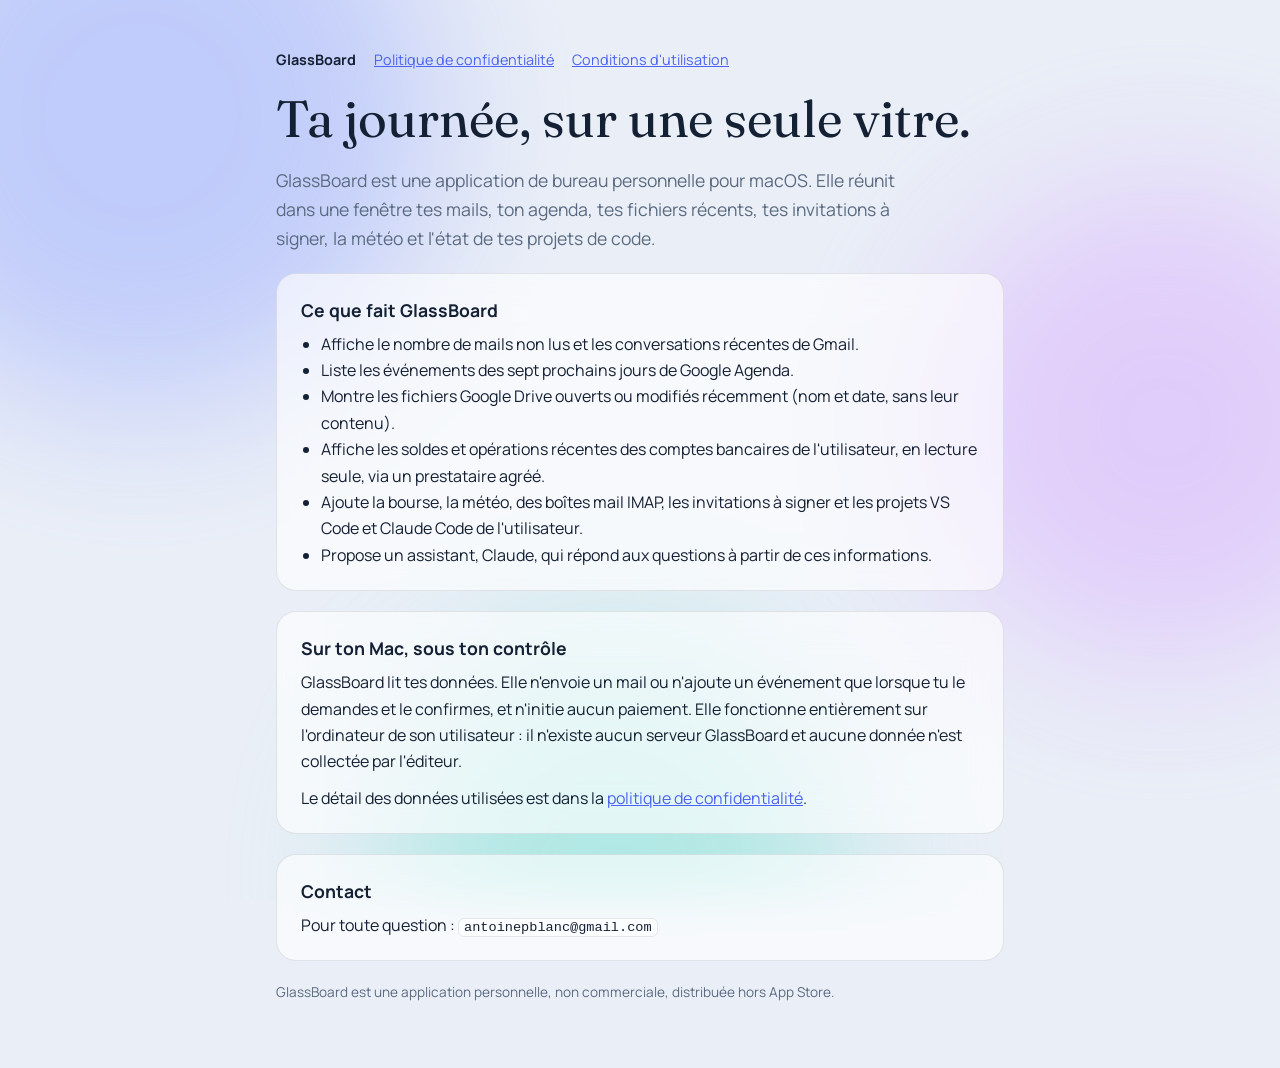
<file: index.html>
<!doctype html>
<html lang="fr">
<head>
<meta charset="utf-8">
<meta name="viewport" content="width=device-width, initial-scale=1">
<title>GlassBoard</title>
<meta name="description" content="GlassBoard, tableau de bord personnel pour macOS : mails, agenda, Drive, signatures, météo et projets réunis en une fenêtre.">
<link rel="preconnect" href="https://fonts.googleapis.com">
<link rel="preconnect" href="https://fonts.gstatic.com" crossorigin>
<link rel="stylesheet" href="https://fonts.googleapis.com/css2?family=Fraunces:opsz,wght@9..144,400&family=Manrope:wght@400;600&display=swap">
<link rel="stylesheet" href="style.css">
</head>
<body>
<div class="blobs" aria-hidden="true"><span></span><span></span><span></span></div>
<main>
  <nav><strong>GlassBoard</strong><a href="privacy.html">Politique de confidentialité</a><a href="terms.html">Conditions d'utilisation</a></nav>

  <section class="card" id="authcode" hidden>
    <h2>Autorisation bancaire reçue</h2>
    <p>Copie ce code et colle-le dans GlassBoard, onglet Banque :</p>
    <p><code id="code">—</code> <button id="copy" type="button" style="font: inherit; padding: 6px 12px; border-radius: 999px; border: 1px solid var(--edge); background: var(--glass); color: inherit; cursor: pointer">Copier</button></p>
    <p class="meta">Code à usage unique, valable quelques minutes. Il n'est enregistré nulle part.</p>
  </section>

  <h1>Ta journée, sur une seule vitre.</h1>
  <p class="lead">GlassBoard est une application de bureau personnelle pour macOS. Elle réunit dans une fenêtre tes mails, ton agenda, tes fichiers récents, tes invitations à signer, la météo et l'état de tes projets de code.</p>

  <section class="card">
    <h2>Ce que fait GlassBoard</h2>
    <ul>
      <li>Affiche le nombre de mails non lus et les conversations récentes de Gmail.</li>
      <li>Liste les événements des sept prochains jours de Google Agenda.</li>
      <li>Montre les fichiers Google Drive ouverts ou modifiés récemment (nom et date, sans leur contenu).</li>
      <li>Affiche les soldes et opérations récentes des comptes bancaires de l'utilisateur, en lecture seule, via un prestataire agréé.</li>
      <li>Ajoute la bourse, la météo, des boîtes mail IMAP, les invitations à signer et les projets VS Code et Claude Code de l'utilisateur.</li>
      <li>Propose un assistant, Claude, qui répond aux questions à partir de ces informations.</li>
    </ul>
  </section>

  <section class="card">
    <h2>Sur ton Mac, sous ton contrôle</h2>
    <p>GlassBoard lit tes données. Elle n'envoie un mail ou n'ajoute un événement que lorsque tu le demandes et le confirmes, et n'initie aucun paiement. Elle fonctionne entièrement sur l'ordinateur de son utilisateur : il n'existe aucun serveur GlassBoard et aucune donnée n'est collectée par l'éditeur.</p>
    <p>Le détail des données utilisées est dans la <a href="privacy.html">politique de confidentialité</a>.</p>
  </section>

  <section class="card">
    <h2>Contact</h2>
    <p>Pour toute question : <code>antoinepblanc@gmail.com</code></p>
  </section>

  <footer>GlassBoard est une application personnelle, non commerciale, distribuée hors App Store.</footer>
</main>
<script>
  const q = new URLSearchParams(location.search);
  if (q.get('code') || q.get('error')) {
    const box = document.getElementById('authcode'); box.hidden = false;
    if (q.get('error')) box.querySelector('p').textContent = 'La banque a refusé : ' + (q.get('error_description') || q.get('error')) + '. Relance la connexion depuis GlassBoard.';
    document.getElementById('code').textContent = q.get('code') || '—';
    document.getElementById('copy').addEventListener('click', (e) => navigator.clipboard.writeText(q.get('code') || '').then(() => (e.target.textContent = 'Copié')));
    history.replaceState(null, '', location.pathname);
  }
</script>
</body>
</html>
</file>
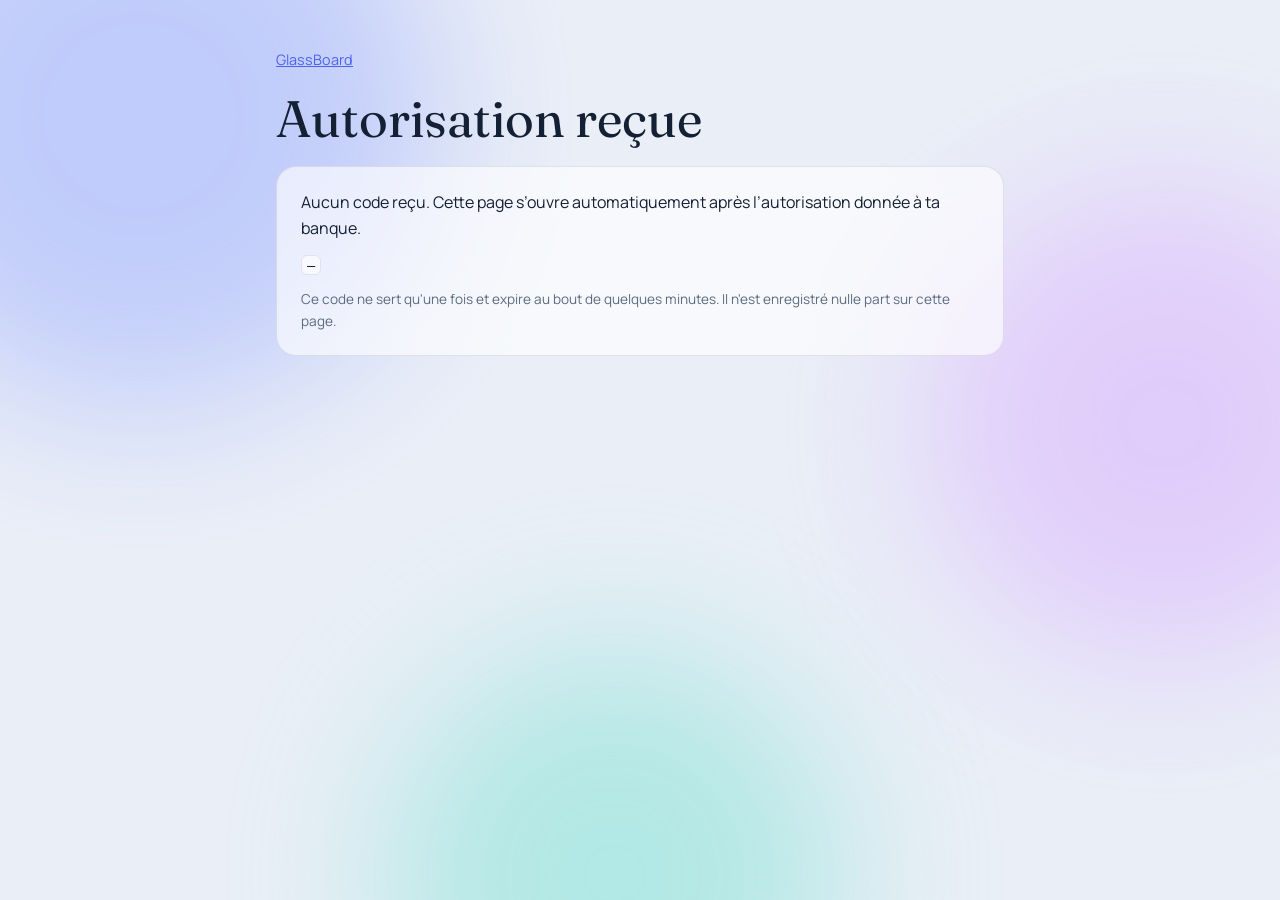
<file: callback.html>
<!doctype html>
<html lang="fr">
<head>
<meta charset="utf-8">
<meta name="viewport" content="width=device-width, initial-scale=1">
<title>Retour GlassBoard</title>
<meta name="robots" content="noindex">
<link rel="stylesheet" href="https://fonts.googleapis.com/css2?family=Fraunces:opsz,wght@9..144,400&family=Manrope:wght@400;600&display=swap">
<link rel="stylesheet" href="style.css">
</head>
<body>
<div class="blobs" aria-hidden="true"><span></span><span></span><span></span></div>
<main>
  <nav><a href="index.html">GlassBoard</a></nav>
  <h1 id="title">Autorisation reçue</h1>
  <section class="card">
    <p id="msg">Copie ce code et colle-le dans GlassBoard, onglet Banque :</p>
    <p><code id="code">—</code></p>
    <p><button id="copy" type="button" style="font: inherit; padding: 8px 14px; border-radius: 999px; border: 1px solid var(--edge); background: var(--glass); color: inherit; cursor: pointer">Copier le code</button></p>
    <p class="meta">Ce code ne sert qu'une fois et expire au bout de quelques minutes. Il n'est enregistré nulle part sur cette page.</p>
  </section>
</main>
<script>
  const q = new URLSearchParams(location.search);
  const code = q.get('code'), err = q.get('error');
  if (err) {
    document.getElementById('title').textContent = 'Autorisation refusée';
    document.getElementById('msg').textContent = 'La banque a renvoyé : ' + (q.get('error_description') || err) + '. Relance la connexion depuis GlassBoard.';
    document.getElementById('copy').hidden = true;
  } else if (code) {
    document.getElementById('code').textContent = code;
  } else {
    document.getElementById('msg').textContent = 'Aucun code reçu. Cette page s’ouvre automatiquement après l’autorisation donnée à ta banque.';
    document.getElementById('copy').hidden = true;
  }
  document.getElementById('copy').addEventListener('click', (e) => navigator.clipboard.writeText(code || '').then(() => (e.target.textContent = 'Copié')));
  history.replaceState(null, '', location.pathname); // retire le code de l'adresse affichée
</script>
</body>
</html>
</file>
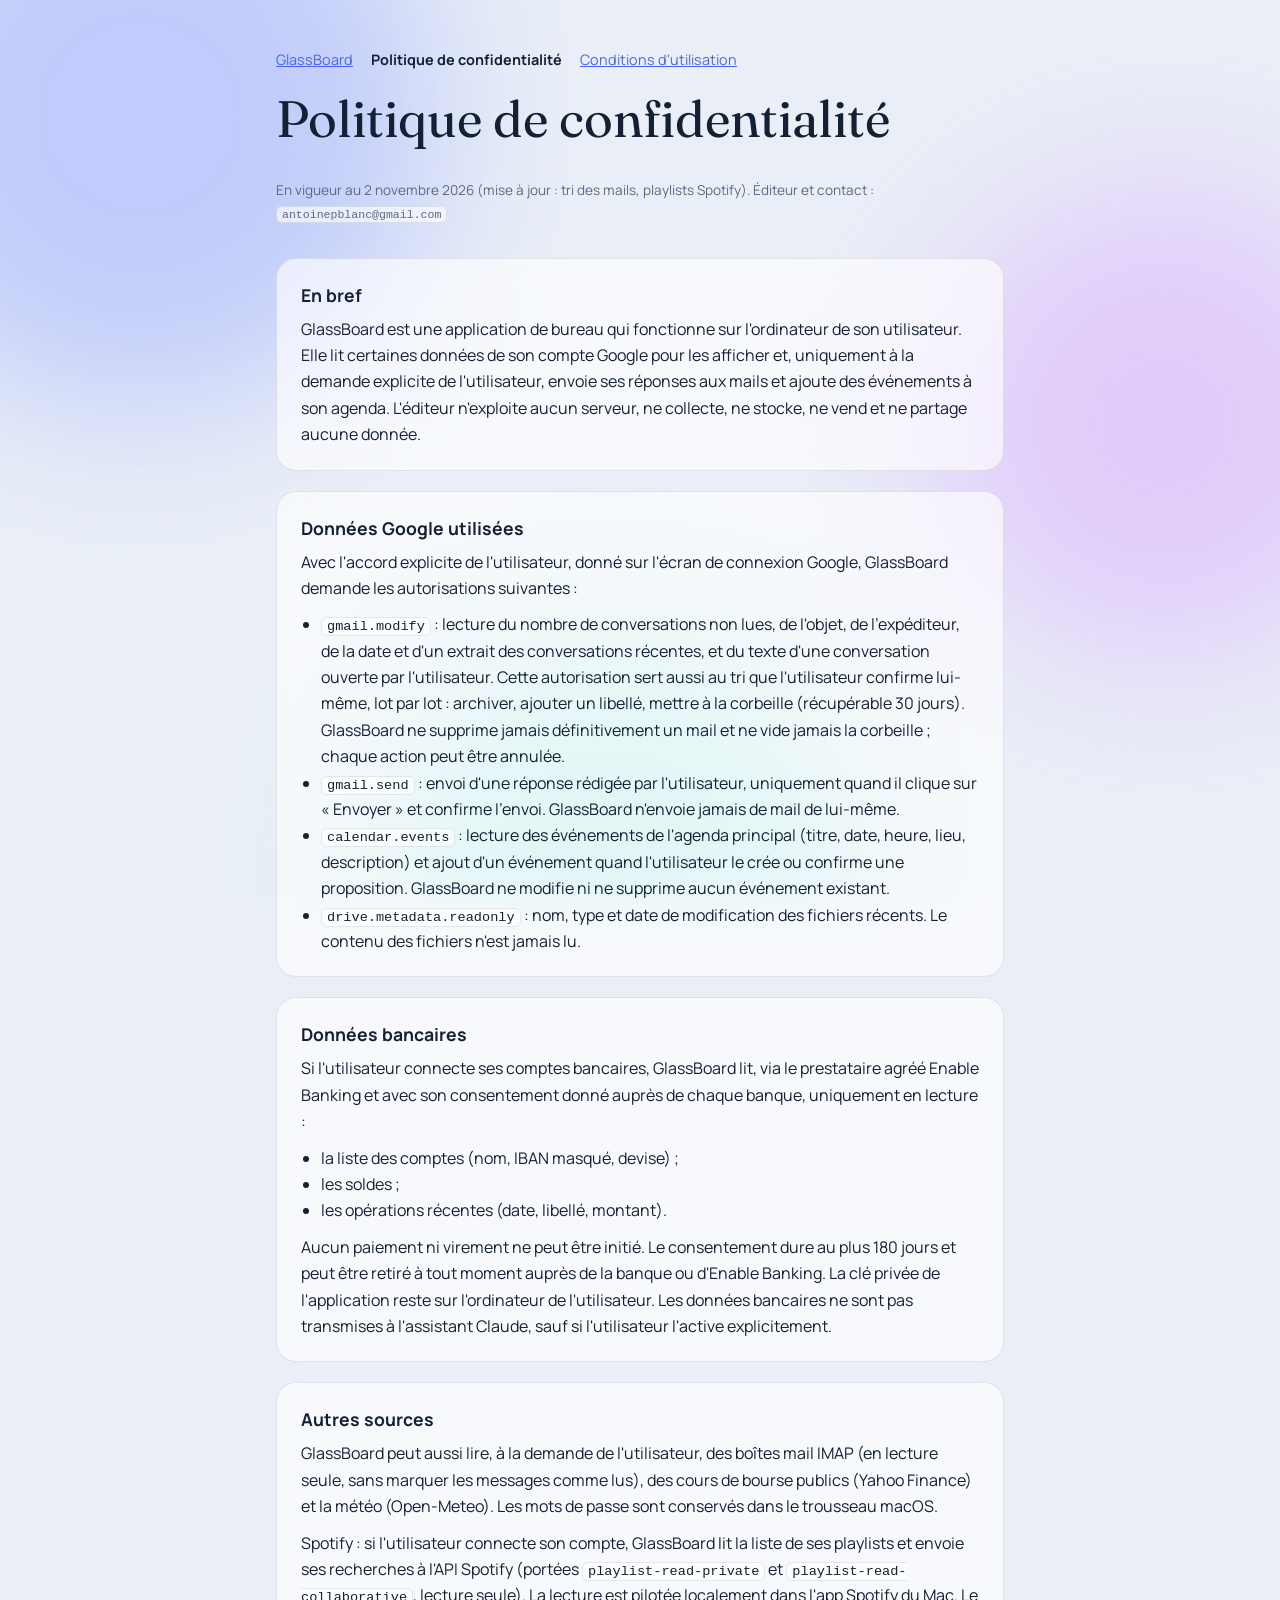
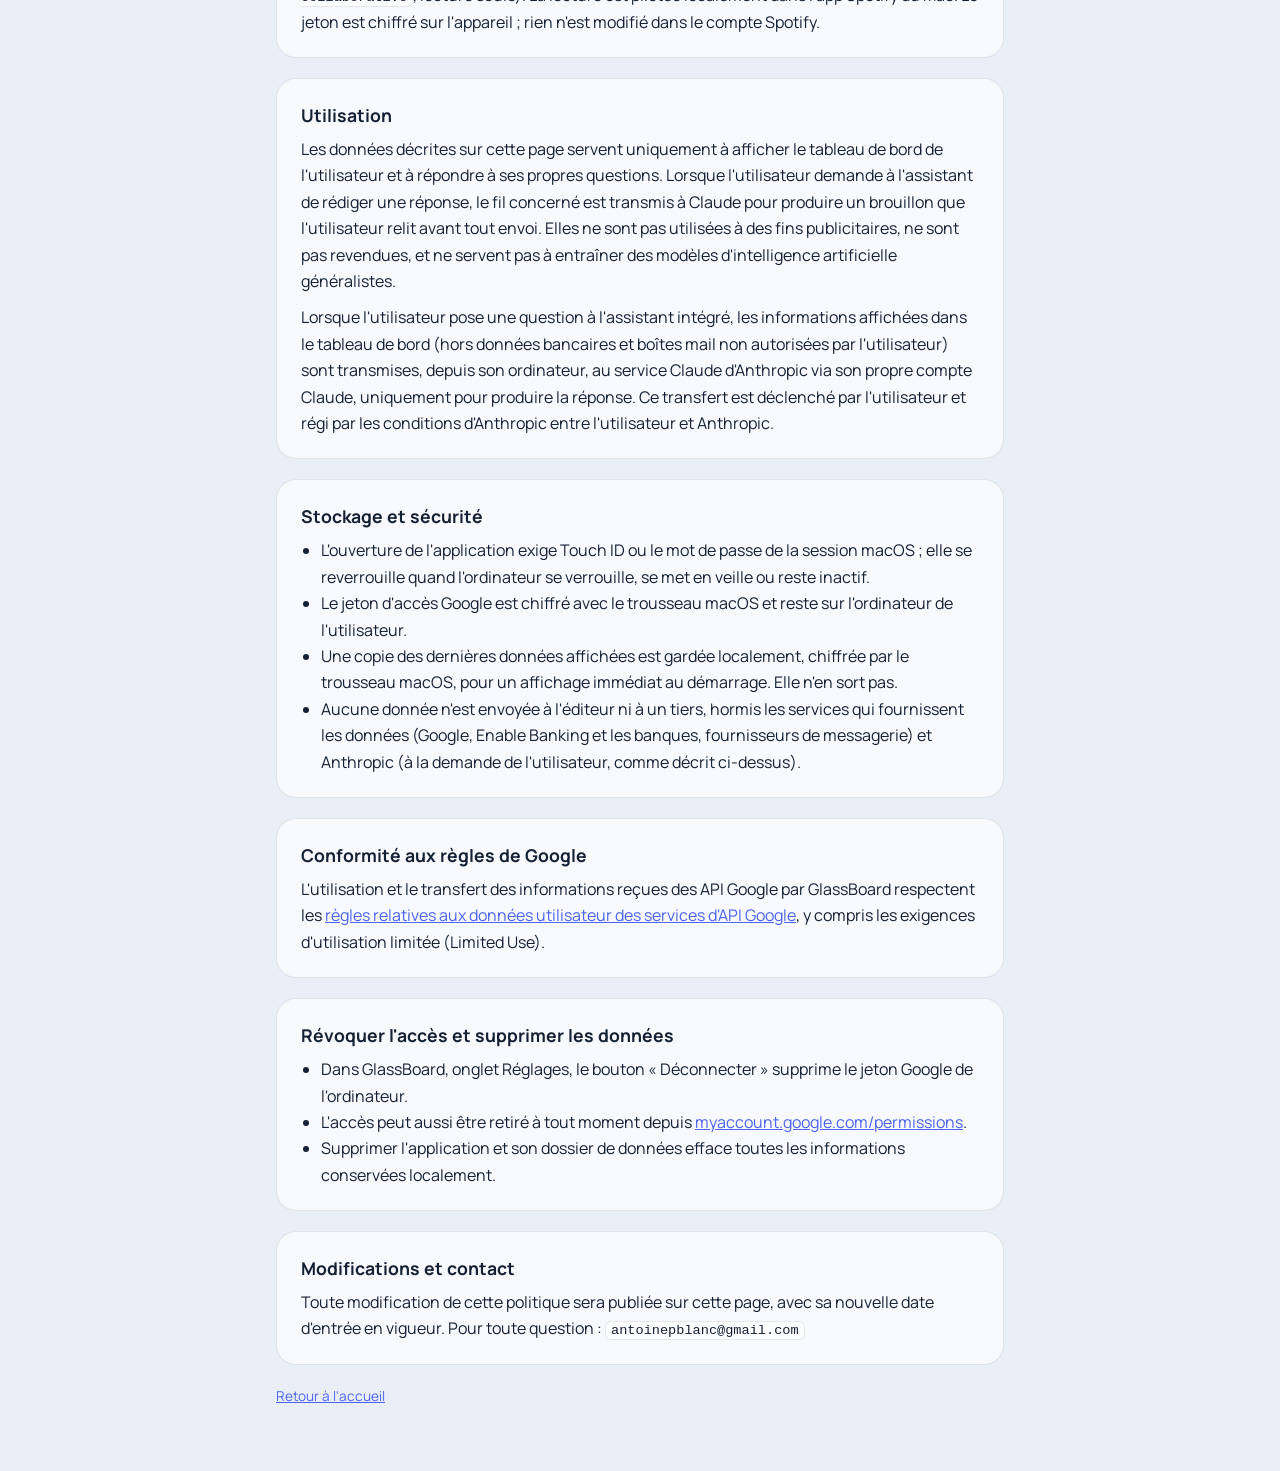
<file: privacy.html>
<!doctype html>
<html lang="fr">
<head>
<meta charset="utf-8">
<meta name="viewport" content="width=device-width, initial-scale=1">
<title>Confidentialité GlassBoard</title>
<meta name="description" content="Politique de confidentialité de GlassBoard : données lues, usage, stockage et suppression.">
<link rel="preconnect" href="https://fonts.googleapis.com">
<link rel="preconnect" href="https://fonts.gstatic.com" crossorigin>
<link rel="stylesheet" href="https://fonts.googleapis.com/css2?family=Fraunces:opsz,wght@9..144,400&family=Manrope:wght@400;600&display=swap">
<link rel="stylesheet" href="style.css">
</head>
<body>
<div class="blobs" aria-hidden="true"><span></span><span></span><span></span></div>
<main>
  <nav><a href="index.html">GlassBoard</a><strong>Politique de confidentialité</strong><a href="terms.html">Conditions d'utilisation</a></nav>

  <h1>Politique de confidentialité</h1>
  <p class="meta">En vigueur au 2 novembre 2026 (mise à jour : tri des mails, playlists Spotify). Éditeur et contact : <code>antoinepblanc@gmail.com</code></p>

  <section class="card">
    <h2>En bref</h2>
    <p>GlassBoard est une application de bureau qui fonctionne sur l'ordinateur de son utilisateur. Elle lit certaines données de son compte Google pour les afficher et, uniquement à la demande explicite de l'utilisateur, envoie ses réponses aux mails et ajoute des événements à son agenda. L'éditeur n'exploite aucun serveur, ne collecte, ne stocke, ne vend et ne partage aucune donnée.</p>
  </section>

  <section class="card">
    <h2>Données Google utilisées</h2>
    <p>Avec l'accord explicite de l'utilisateur, donné sur l'écran de connexion Google, GlassBoard demande les autorisations suivantes :</p>
    <ul>
      <li><code>gmail.modify</code> : lecture du nombre de conversations non lues, de l'objet, de l'expéditeur, de la date et d'un extrait des conversations récentes, et du texte d'une conversation ouverte par l'utilisateur. Cette autorisation sert aussi au tri que l'utilisateur confirme lui-même, lot par lot : archiver, ajouter un libellé, mettre à la corbeille (récupérable 30 jours). GlassBoard ne supprime jamais définitivement un mail et ne vide jamais la corbeille ; chaque action peut être annulée.</li>
      <li><code>gmail.send</code> : envoi d'une réponse rédigée par l'utilisateur, uniquement quand il clique sur « Envoyer » et confirme l'envoi. GlassBoard n'envoie jamais de mail de lui-même.</li>
      <li><code>calendar.events</code> : lecture des événements de l'agenda principal (titre, date, heure, lieu, description) et ajout d'un événement quand l'utilisateur le crée ou confirme une proposition. GlassBoard ne modifie ni ne supprime aucun événement existant.</li>
      <li><code>drive.metadata.readonly</code> : nom, type et date de modification des fichiers récents. Le contenu des fichiers n'est jamais lu.</li>
    </ul>
  </section>

  <section class="card">
    <h2>Données bancaires</h2>
    <p>Si l'utilisateur connecte ses comptes bancaires, GlassBoard lit, via le prestataire agréé Enable Banking et avec son consentement donné auprès de chaque banque, uniquement en lecture :</p>
    <ul>
      <li>la liste des comptes (nom, IBAN masqué, devise) ;</li>
      <li>les soldes ;</li>
      <li>les opérations récentes (date, libellé, montant).</li>
    </ul>
    <p>Aucun paiement ni virement ne peut être initié. Le consentement dure au plus 180 jours et peut être retiré à tout moment auprès de la banque ou d'Enable Banking. La clé privée de l'application reste sur l'ordinateur de l'utilisateur. Les données bancaires ne sont pas transmises à l'assistant Claude, sauf si l'utilisateur l'active explicitement.</p>
  </section>

  <section class="card">
    <h2>Autres sources</h2>
    <p>GlassBoard peut aussi lire, à la demande de l'utilisateur, des boîtes mail IMAP (en lecture seule, sans marquer les messages comme lus), des cours de bourse publics (Yahoo Finance) et la météo (Open-Meteo). Les mots de passe sont conservés dans le trousseau macOS.</p>
    <p>Spotify : si l'utilisateur connecte son compte, GlassBoard lit la liste de ses playlists et envoie ses recherches à l'API Spotify (portées <code>playlist-read-private</code> et <code>playlist-read-collaborative</code>, lecture seule). La lecture est pilotée localement dans l'app Spotify du Mac. Le jeton est chiffré sur l'appareil ; rien n'est modifié dans le compte Spotify.</p>
  </section>

  <section class="card">
    <h2>Utilisation</h2>
    <p>Les données décrites sur cette page servent uniquement à afficher le tableau de bord de l'utilisateur et à répondre à ses propres questions. Lorsque l'utilisateur demande à l'assistant de rédiger une réponse, le fil concerné est transmis à Claude pour produire un brouillon que l'utilisateur relit avant tout envoi. Elles ne sont pas utilisées à des fins publicitaires, ne sont pas revendues, et ne servent pas à entraîner des modèles d'intelligence artificielle généralistes.</p>
    <p>Lorsque l'utilisateur pose une question à l'assistant intégré, les informations affichées dans le tableau de bord (hors données bancaires et boîtes mail non autorisées par l'utilisateur) sont transmises, depuis son ordinateur, au service Claude d'Anthropic via son propre compte Claude, uniquement pour produire la réponse. Ce transfert est déclenché par l'utilisateur et régi par les conditions d'Anthropic entre l'utilisateur et Anthropic.</p>
  </section>

  <section class="card">
    <h2>Stockage et sécurité</h2>
    <ul>
      <li>L'ouverture de l'application exige Touch ID ou le mot de passe de la session macOS ; elle se reverrouille quand l'ordinateur se verrouille, se met en veille ou reste inactif.</li>
      <li>Le jeton d'accès Google est chiffré avec le trousseau macOS et reste sur l'ordinateur de l'utilisateur.</li>
      <li>Une copie des dernières données affichées est gardée localement, chiffrée par le trousseau macOS, pour un affichage immédiat au démarrage. Elle n'en sort pas.</li>
      <li>Aucune donnée n'est envoyée à l'éditeur ni à un tiers, hormis les services qui fournissent les données (Google, Enable Banking et les banques, fournisseurs de messagerie) et Anthropic (à la demande de l'utilisateur, comme décrit ci-dessus).</li>
    </ul>
  </section>

  <section class="card">
    <h2>Conformité aux règles de Google</h2>
    <p>L'utilisation et le transfert des informations reçues des API Google par GlassBoard respectent les <a href="https://developers.google.com/terms/api-services-user-data-policy">règles relatives aux données utilisateur des services d'API Google</a>, y compris les exigences d'utilisation limitée (Limited Use).</p>
  </section>

  <section class="card">
    <h2>Révoquer l'accès et supprimer les données</h2>
    <ul>
      <li>Dans GlassBoard, onglet Réglages, le bouton « Déconnecter » supprime le jeton Google de l'ordinateur.</li>
      <li>L'accès peut aussi être retiré à tout moment depuis <a href="https://myaccount.google.com/permissions">myaccount.google.com/permissions</a>.</li>
      <li>Supprimer l'application et son dossier de données efface toutes les informations conservées localement.</li>
    </ul>
  </section>

  <section class="card">
    <h2>Modifications et contact</h2>
    <p>Toute modification de cette politique sera publiée sur cette page, avec sa nouvelle date d'entrée en vigueur. Pour toute question : <code>antoinepblanc@gmail.com</code></p>
  </section>

  <footer><a href="index.html">Retour à l'accueil</a></footer>
</main>
</body>
</html>
</file>
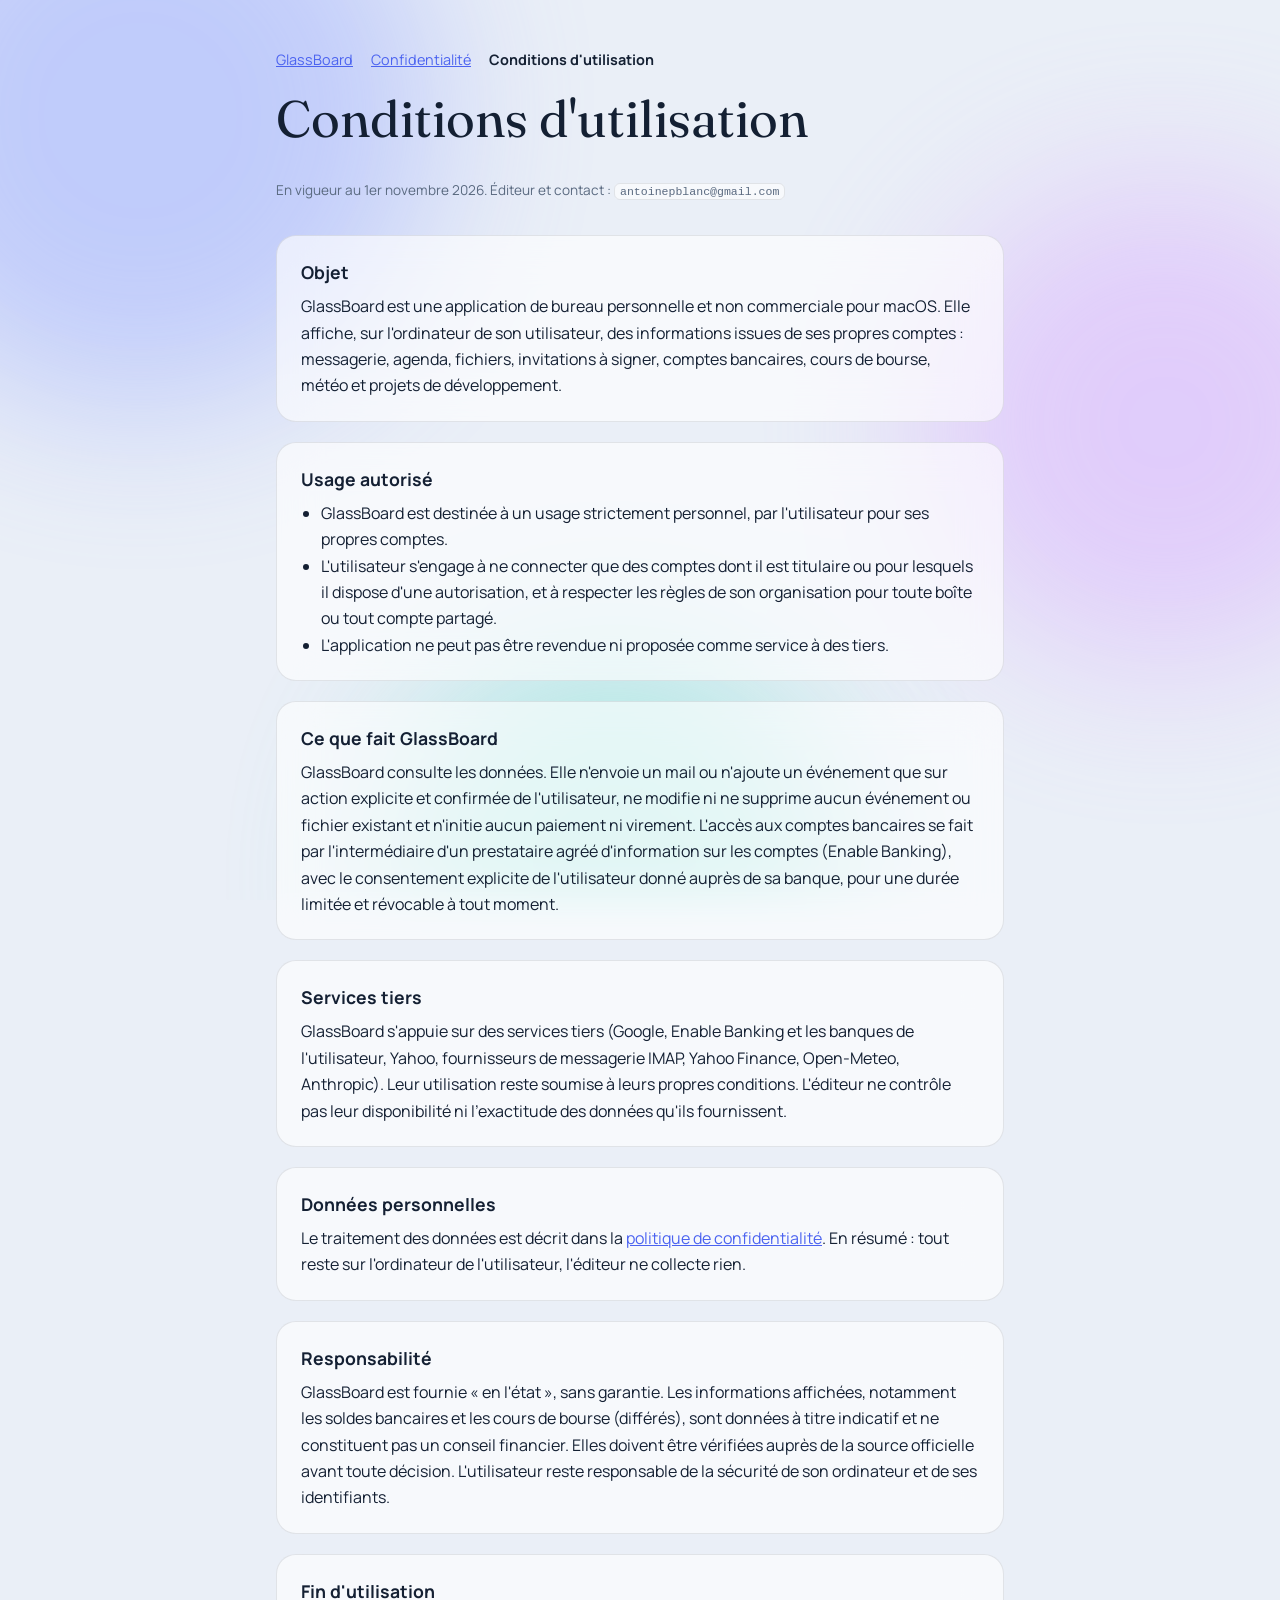
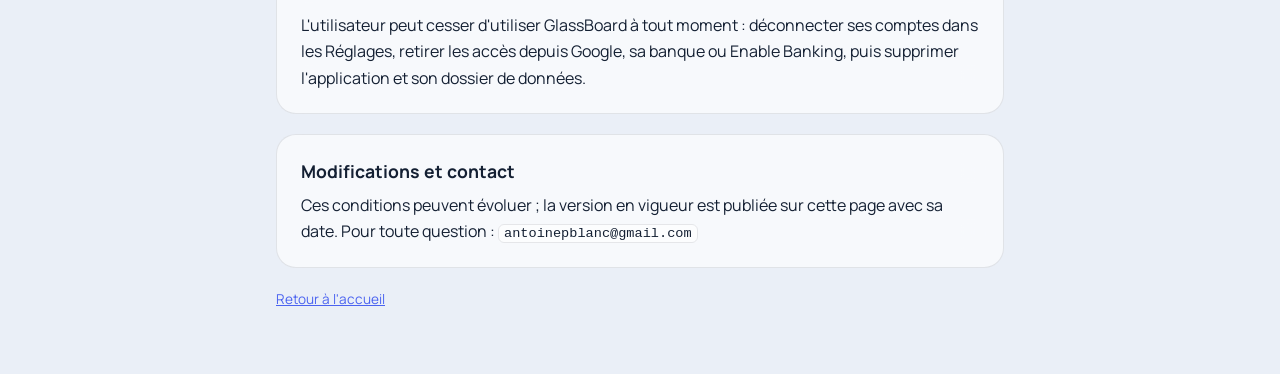
<file: terms.html>
<!doctype html>
<html lang="fr">
<head>
<meta charset="utf-8">
<meta name="viewport" content="width=device-width, initial-scale=1">
<title>Conditions GlassBoard</title>
<meta name="description" content="Conditions d'utilisation de GlassBoard, application de tableau de bord personnelle pour macOS.">
<link rel="preconnect" href="https://fonts.googleapis.com">
<link rel="preconnect" href="https://fonts.gstatic.com" crossorigin>
<link rel="stylesheet" href="https://fonts.googleapis.com/css2?family=Fraunces:opsz,wght@9..144,400&family=Manrope:wght@400;600&display=swap">
<link rel="stylesheet" href="style.css">
</head>
<body>
<div class="blobs" aria-hidden="true"><span></span><span></span><span></span></div>
<main>
  <nav><a href="index.html">GlassBoard</a><a href="privacy.html">Confidentialité</a><strong>Conditions d'utilisation</strong></nav>

  <h1>Conditions d'utilisation</h1>
  <p class="meta">En vigueur au 1er novembre 2026. Éditeur et contact : <code>antoinepblanc@gmail.com</code></p>

  <section class="card">
    <h2>Objet</h2>
    <p>GlassBoard est une application de bureau personnelle et non commerciale pour macOS. Elle affiche, sur l'ordinateur de son utilisateur, des informations issues de ses propres comptes : messagerie, agenda, fichiers, invitations à signer, comptes bancaires, cours de bourse, météo et projets de développement.</p>
  </section>

  <section class="card">
    <h2>Usage autorisé</h2>
    <ul>
      <li>GlassBoard est destinée à un usage strictement personnel, par l'utilisateur pour ses propres comptes.</li>
      <li>L'utilisateur s'engage à ne connecter que des comptes dont il est titulaire ou pour lesquels il dispose d'une autorisation, et à respecter les règles de son organisation pour toute boîte ou tout compte partagé.</li>
      <li>L'application ne peut pas être revendue ni proposée comme service à des tiers.</li>
    </ul>
  </section>

  <section class="card">
    <h2>Ce que fait GlassBoard</h2>
    <p>GlassBoard consulte les données. Elle n'envoie un mail ou n'ajoute un événement que sur action explicite et confirmée de l'utilisateur, ne modifie ni ne supprime aucun événement ou fichier existant et n'initie aucun paiement ni virement. L'accès aux comptes bancaires se fait par l'intermédiaire d'un prestataire agréé d'information sur les comptes (Enable Banking), avec le consentement explicite de l'utilisateur donné auprès de sa banque, pour une durée limitée et révocable à tout moment.</p>
  </section>

  <section class="card">
    <h2>Services tiers</h2>
    <p>GlassBoard s'appuie sur des services tiers (Google, Enable Banking et les banques de l'utilisateur, Yahoo, fournisseurs de messagerie IMAP, Yahoo Finance, Open-Meteo, Anthropic). Leur utilisation reste soumise à leurs propres conditions. L'éditeur ne contrôle pas leur disponibilité ni l'exactitude des données qu'ils fournissent.</p>
  </section>

  <section class="card">
    <h2>Données personnelles</h2>
    <p>Le traitement des données est décrit dans la <a href="privacy.html">politique de confidentialité</a>. En résumé : tout reste sur l'ordinateur de l'utilisateur, l'éditeur ne collecte rien.</p>
  </section>

  <section class="card">
    <h2>Responsabilité</h2>
    <p>GlassBoard est fournie « en l'état », sans garantie. Les informations affichées, notamment les soldes bancaires et les cours de bourse (différés), sont données à titre indicatif et ne constituent pas un conseil financier. Elles doivent être vérifiées auprès de la source officielle avant toute décision. L'utilisateur reste responsable de la sécurité de son ordinateur et de ses identifiants.</p>
  </section>

  <section class="card">
    <h2>Fin d'utilisation</h2>
    <p>L'utilisateur peut cesser d'utiliser GlassBoard à tout moment : déconnecter ses comptes dans les Réglages, retirer les accès depuis Google, sa banque ou Enable Banking, puis supprimer l'application et son dossier de données.</p>
  </section>

  <section class="card">
    <h2>Modifications et contact</h2>
    <p>Ces conditions peuvent évoluer ; la version en vigueur est publiée sur cette page avec sa date. Pour toute question : <code>antoinepblanc@gmail.com</code></p>
  </section>

  <footer><a href="index.html">Retour à l'accueil</a></footer>
</main>
</body>
</html>
</file>
<file: style.css>
:root {
  --bg: #eaeff7; --fg: #142033; --muted: #5a6a80; --glass: rgba(255, 255, 255, .62);
  --edge: rgba(20, 32, 51, .1); --accent: #4b63f0;
  --blob-a: #8fa2ff; --blob-b: #d6a4ff; --blob-c: #6fe0cf;
}
@media (prefers-color-scheme: dark) {
  :root { --bg: #0a0f1d; --fg: #e8eefc; --muted: #94a2bd; --glass: rgba(24, 33, 58, .6); --edge: rgba(255, 255, 255, .1); --accent: #8fa2ff; --blob-a: #3b4fd8; --blob-b: #7a3fc4; --blob-c: #138f86; color-scheme: dark; }
}
* { box-sizing: border-box; }
body { margin: 0; background: var(--bg); color: var(--fg); font: 16px/1.65 "Manrope", system-ui, sans-serif; }
.blobs { position: fixed; inset: 0; z-index: -1; overflow: hidden; pointer-events: none; }
.blobs span { position: absolute; border-radius: 50%; filter: blur(80px); opacity: .45; }
.blobs span:nth-child(1) { width: 46vmax; height: 46vmax; left: -12vmax; top: -14vmax; background: var(--blob-a); }
.blobs span:nth-child(2) { width: 38vmax; height: 38vmax; right: -10vmax; top: 20vh; background: var(--blob-b); }
.blobs span:nth-child(3) { width: 36vmax; height: 36vmax; left: 30vw; bottom: -16vmax; background: var(--blob-c); }
main { max-width: 760px; margin: 0 auto; padding: 48px max(16px, env(safe-area-inset-left)) 64px; display: grid; gap: 20px; }
nav { display: flex; gap: 18px; font-size: .9rem; }
a { color: var(--accent); }
h1 { margin: 0; font: 400 clamp(2.2rem, 6vw, 3.2rem)/1.05 "Fraunces", Georgia, serif; text-wrap: balance; }
h2 { margin: 0 0 6px; font-size: 1.1rem; }
.lead { margin: 0; font-size: 1.1rem; color: var(--muted); max-width: 60ch; }
.card { padding: 22px 24px; border-radius: 20px; background: var(--glass); border: 1px solid var(--edge); -webkit-backdrop-filter: blur(20px); backdrop-filter: blur(20px); }
.card p, .card ul { margin: 0 0 10px; } .card > :last-child { margin-bottom: 0; }
ul { padding-left: 20px; }
code { font: .85em ui-monospace, Menlo, monospace; padding: 1px 5px; border-radius: 6px; background: var(--glass); border: 1px solid var(--edge); overflow-wrap: anywhere; }
.meta { font-size: .85rem; color: var(--muted); }
footer { font-size: .85rem; color: var(--muted); }
[hidden] { display: none !important; }
</file>
